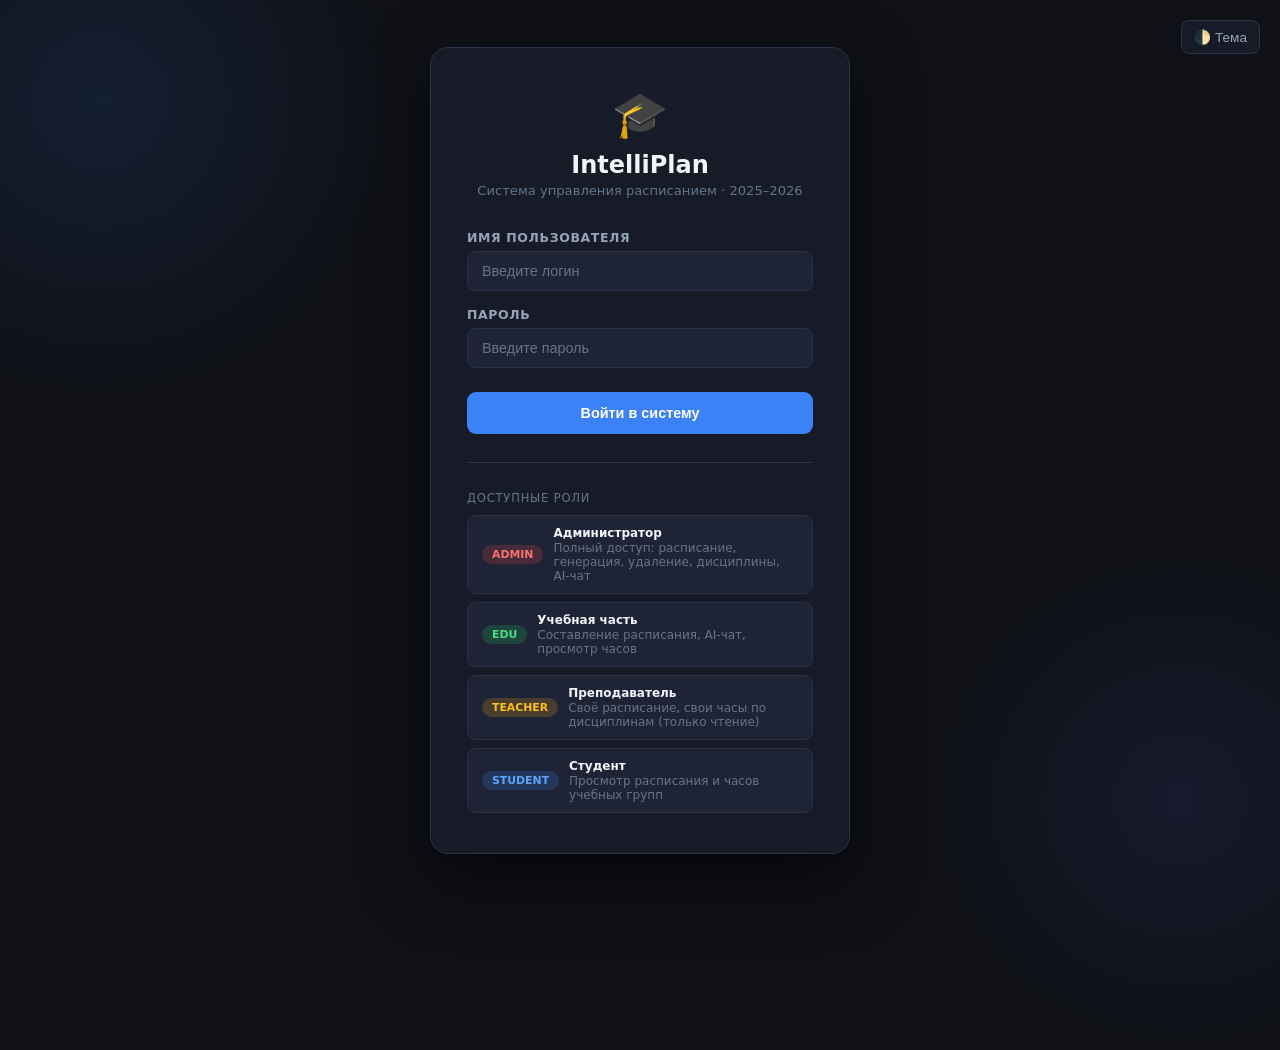
<file: app/templates/login.html>
<!DOCTYPE html>
<html lang="ru" data-theme="dark">
<head>
<meta charset="UTF-8">
<meta name="viewport" content="width=device-width, initial-scale=1.0">
<link rel="icon" type="image/png" sizes="32x32" href="/static/education.png">
<title>IntelliPlan — Вход в систему</title>
<style>
*, *::before, *::after { box-sizing: border-box; margin: 0; padding: 0; }
:root {
  --accent: #3b82f6; --accent2: #6366f1;
  --bg-0: #0f1117; --bg-1: #161b27; --bg-2: #1e2436;
  --border: #2a3348; --text-1: #f1f5f9; --text-2: #94a3b8; --text-3: #64748b;
  --red: #ef4444; --green: #22c55e; --radius: 12px;
  --shadow: 0 24px 64px rgba(0,0,0,.6);
}
[data-theme="light"] {
  --bg-0: #f0f4f8; --bg-1: #ffffff; --bg-2: #f8fafc;
  --border: #e2e8f0; --text-1: #0f172a; --text-2: #475569; --text-3: #94a3b8;
  --shadow: 0 24px 64px rgba(0,0,0,.1);
}
body {
  font-family: 'Segoe UI', system-ui, sans-serif;
  background: var(--bg-0); color: var(--text-1);
  min-height: 100vh; display: flex; align-items: center; justify-content: center;
  position: relative; overflow: hidden;
}

/* Background decoration */
body::before, body::after {
  content: ''; position: absolute; border-radius: 50%; pointer-events: none;
}
body::before {
  width: 600px; height: 600px; top: -200px; left: -200px;
  background: radial-gradient(circle, rgba(59,130,246,.12) 0%, transparent 70%);
}
body::after {
  width: 500px; height: 500px; bottom: -150px; right: -150px;
  background: radial-gradient(circle, rgba(99,102,241,.1) 0%, transparent 70%);
}

.theme-btn {
  position: fixed; top: 20px; right: 20px;
  background: var(--bg-1); border: 1px solid var(--border);
  color: var(--text-2); border-radius: 8px; padding: 8px 12px;
  cursor: pointer; font-size: .85rem; z-index: 10;
  transition: all .2s ease;
}
.theme-btn:hover { color: var(--text-1); }

.card {
  background: var(--bg-1); border: 1px solid var(--border);
  border-radius: 18px; box-shadow: var(--shadow);
  width: 100%; max-width: 420px; padding: 40px 36px;
  position: relative; z-index: 1;
}

.logo { text-align: center; margin-bottom: 32px; }
.logo-icon { font-size: 2.8rem; display: block; margin-bottom: 10px; }
.logo h1 { font-size: 1.5rem; font-weight: 700; color: var(--text-1); }
.logo p  { font-size: .82rem; color: var(--text-3); margin-top: 4px; }

.form-group { margin-bottom: 16px; }
.form-group label { display: block; font-size: .78rem; font-weight: 600;
  color: var(--text-2); margin-bottom: 6px; text-transform: uppercase; letter-spacing: .05em; }
.form-group input {
  width: 100%; background: var(--bg-2); border: 1px solid var(--border);
  color: var(--text-1); border-radius: 9px; padding: 11px 14px;
  font-size: .9rem; outline: none; transition: border-color .2s ease;
}
.form-group input:focus { border-color: var(--accent); }
.form-group input::placeholder { color: var(--text-3); }

.btn-login {
  width: 100%; background: var(--accent); color: #fff;
  border: none; border-radius: 9px; padding: 13px;
  font-size: .9rem; font-weight: 600; cursor: pointer;
  transition: all .2s ease; margin-top: 8px;
}
.btn-login:hover { background: #2563eb; transform: translateY(-1px); }
.btn-login:active { transform: translateY(0); }
.btn-login:disabled { opacity: .6; cursor: not-allowed; transform: none; }

.error-box {
  background: rgba(239,68,68,.1); border: 1px solid rgba(239,68,68,.3);
  border-radius: 9px; padding: 10px 14px;
  font-size: .82rem; color: #f87171; margin-bottom: 16px; display: none;
}

.divider { height: 1px; background: var(--border); margin: 28px 0; }

.roles-list { display: flex; flex-direction: column; gap: 8px; }
.role-row {
  background: var(--bg-2); border: 1px solid var(--border);
  border-radius: 9px; padding: 10px 14px;
  display: flex; align-items: center; gap: 10px;
}
.role-badge {
  padding: 3px 10px; border-radius: 20px; font-size: .68rem; font-weight: 700;
  white-space: nowrap; flex-shrink: 0;
}
.badge-admin  { background: rgba(239,68,68,.2);  color: #f87171; }
.badge-edu    { background: rgba(34,197,94,.2);  color: #4ade80; }
.badge-teacher{ background: rgba(245,158,11,.2); color: #fbbf24; }
.badge-student{ background: rgba(59,130,246,.2);  color: #60a5fa; }
.role-info { font-size: .75rem; }
.role-name { font-weight: 600; color: var(--text-1); }
.role-desc { color: var(--text-3); margin-top: 1px; }

.roles-title { font-size: .72rem; text-transform: uppercase; letter-spacing: .07em;
  color: var(--text-3); margin-bottom: 10px; }
</style>
</head>
<body>
<button class="theme-btn" onclick="toggleTheme()">🌓 Тема</button>

<div class="card">
  <div class="logo">
    <span class="logo-icon">🎓</span>
    <h1>IntelliPlan</h1>
    <p>Система управления расписанием · 2025–2026</p>
  </div>

  <div class="error-box" id="errBox"></div>

  <div class="form-group">
    <label>Имя пользователя</label>
    <input type="text" id="username" placeholder="Введите логин" autocomplete="username">
  </div>
  <div class="form-group">
    <label>Пароль</label>
    <input type="password" id="password" placeholder="Введите пароль" autocomplete="current-password"
           onkeydown="if(event.key==='Enter')doLogin()">
  </div>
  <button class="btn-login" id="loginBtn" onclick="doLogin()">Войти в систему</button>

  <div class="divider"></div>

  <div class="roles-title">Доступные роли</div>
  <div class="roles-list">
    <div class="role-row">
      <span class="role-badge badge-admin">ADMIN</span>
      <div class="role-info">
        <div class="role-name">Администратор</div>
        <div class="role-desc">Полный доступ: расписание, генерация, удаление, дисциплины, AI-чат</div>
      </div>
    </div>
    <div class="role-row">
      <span class="role-badge badge-edu">EDU</span>
      <div class="role-info">
        <div class="role-name">Учебная часть</div>
        <div class="role-desc">Составление расписания, AI-чат, просмотр часов</div>
      </div>
    </div>
    <div class="role-row">
      <span class="role-badge badge-teacher">TEACHER</span>
      <div class="role-info">
        <div class="role-name">Преподаватель</div>
        <div class="role-desc">Своё расписание, свои часы по дисциплинам (только чтение)</div>
      </div>
    </div>
    <div class="role-row">
      <span class="role-badge badge-student">STUDENT</span>
      <div class="role-info">
        <div class="role-name">Студент</div>
        <div class="role-desc">Просмотр расписания и часов учебных групп</div>
      </div>
    </div>
  </div>
</div>

<script>
function toggleTheme() {
  const h = document.documentElement;
  h.dataset.theme = h.dataset.theme === 'dark' ? 'light' : 'dark';
  localStorage.setItem('ip-theme', h.dataset.theme);
}
(function() {
  const s = localStorage.getItem('ip-theme');
  if (s) document.documentElement.dataset.theme = s;
})();

async function doLogin() {
  const u = document.getElementById('username').value.trim();
  const p = document.getElementById('password').value;
  const btn = document.getElementById('loginBtn');
  const err = document.getElementById('errBox');

  if (!u || !p) { showErr('Введите логин и пароль'); return; }

  btn.disabled = true;
  btn.textContent = 'Вход…';
  err.style.display = 'none';

  try {
    const r = await fetch('/api/login', {
      method: 'POST', headers: {'Content-Type':'application/json'},
      body: JSON.stringify({ username: u, password: p })
    });
    const data = await r.json();
    if (data.success) {
      btn.textContent = '✓ Успешно';
      setTimeout(() => window.location.href = '/dashboard', 400);
    } else {
      showErr(data.message || 'Неверные данные');
      btn.disabled = false;
      btn.textContent = 'Войти в систему';
    }
  } catch(e) {
    showErr('Ошибка соединения с сервером');
    btn.disabled = false;
    btn.textContent = 'Войти в систему';
  }
}

function showErr(msg) {
  const e = document.getElementById('errBox');
  e.textContent = msg; e.style.display = 'block';
}
</script>
</body>
</html>
</file>
